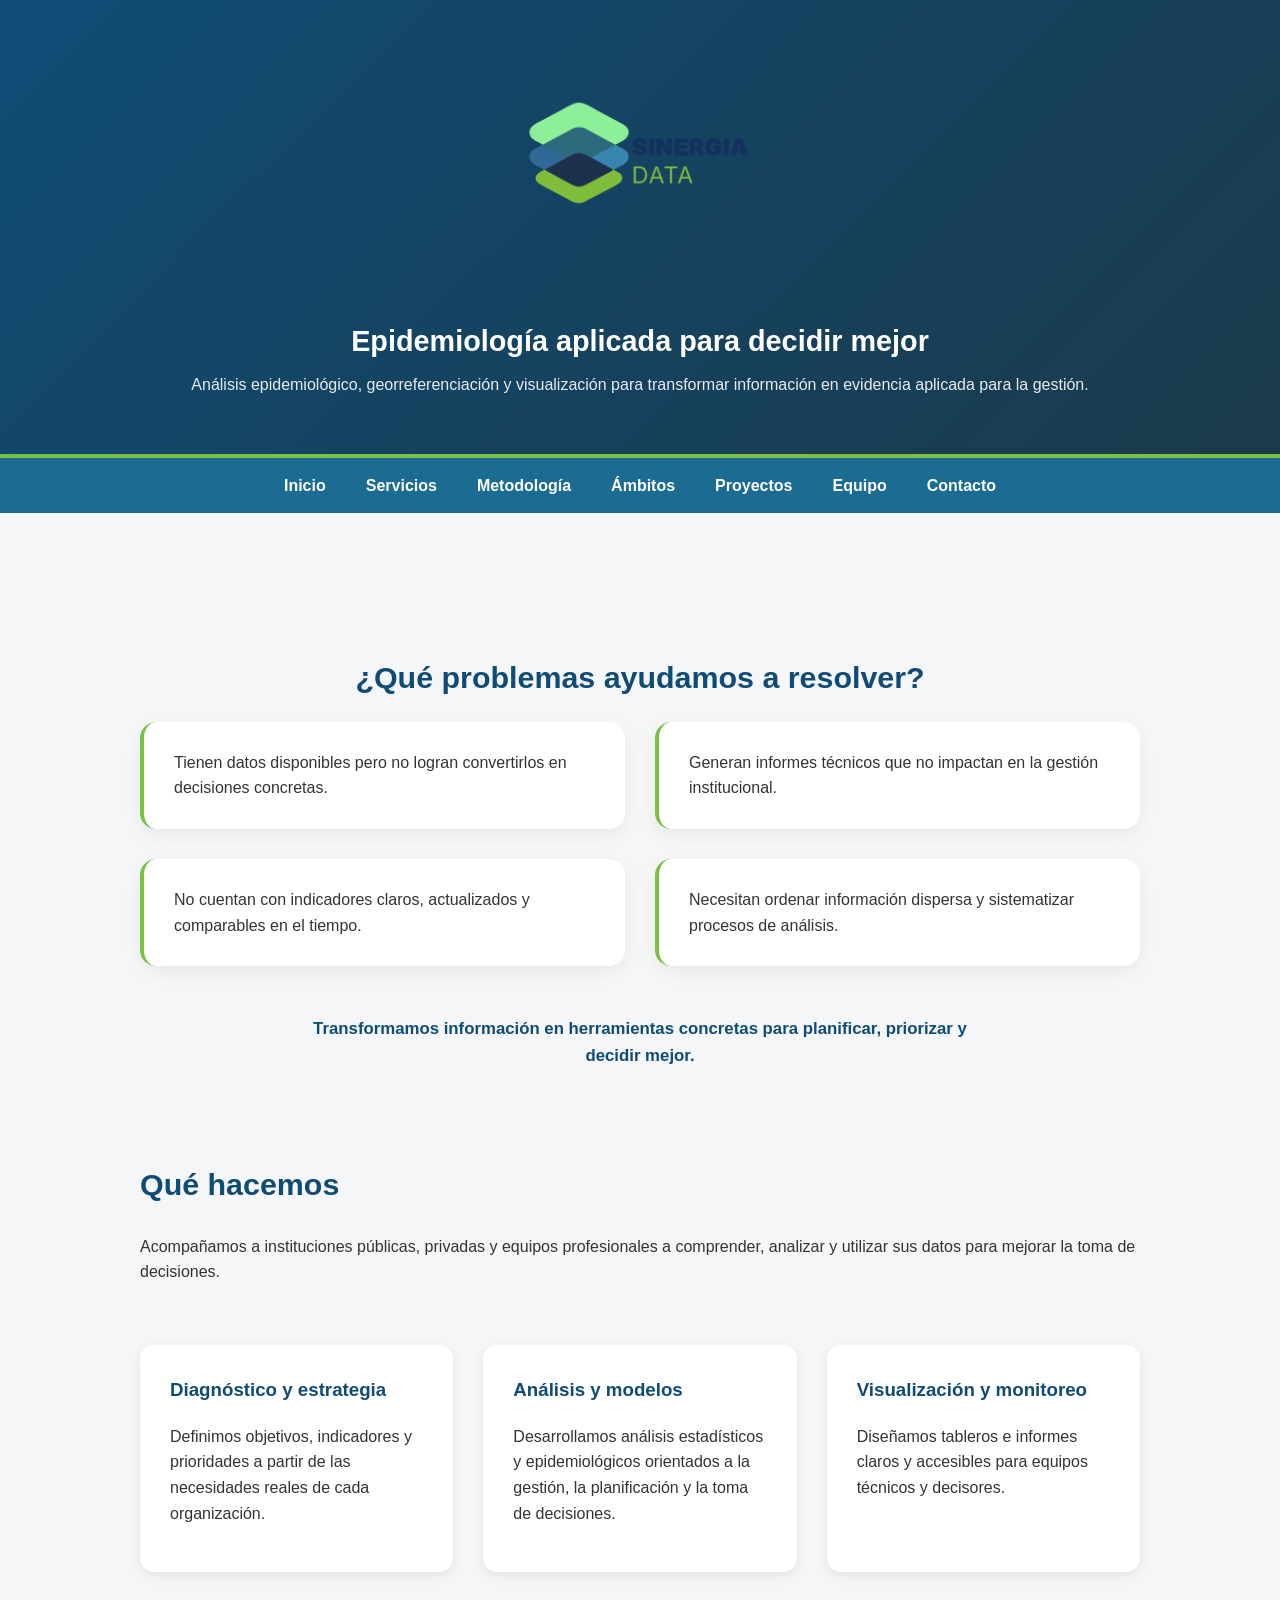
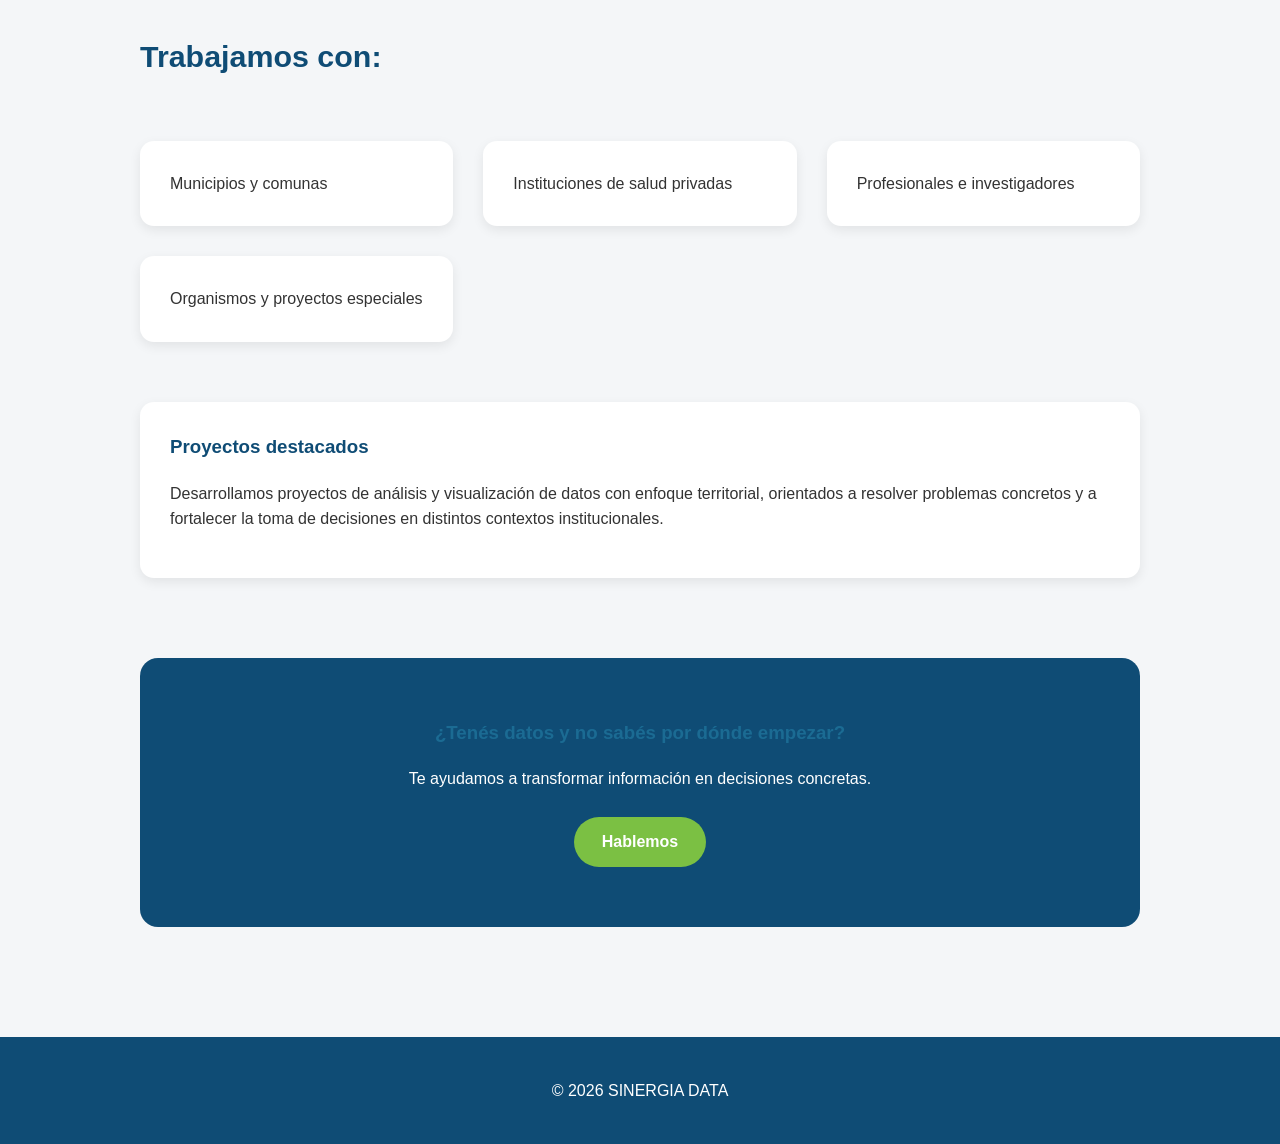
<file: index.html>
<!DOCTYPE html>
<html lang="es">
<head>
  <meta charset="UTF-8">
  <title>SINERGIA DATA – Epidemiología aplicada para decidir mejor</title>
  <link rel="stylesheet" href="css/styles.css">
  <meta name="viewport" content="width=device-width, initial-scale=1.0">
  <style>
    html {
      scroll-behavior: smooth;
    }
  </style>
</head>
<body>

<!-- HEADER UNIFICADO -->
 <header class="hero-header">
  <img src="img/Logo Sinergia_sinfondo_azul.png" alt="SINERGIA DATA" class="logo-hero">
  <h1>Epidemiología aplicada para decidir mejor</h1>
  <p>Análisis epidemiológico, georreferenciación y visualización 
    para transformar información en evidencia aplicada para la gestión.</p>
</header>

<!-- NAV UNIFICADO -->
<nav>
  <span class="menu-toggle">&#9776;</span>
  <ul class="menu">
    <li><a href="index.html">Inicio</a></li>
    <li><a href="servicios.html">Servicios</a></li>
    <li><a href="metodologia.html">Metodología</a></li>
    <li><a href="ambitos.html">Ámbitos</a></li>
    <li><a href="proyectos.html">Proyectos</a></li>
    <li><a href="equipo.html">Equipo</a></li>
    <li><a href="contacto.html">Contacto</a></li>
  </ul>
</nav>


<main>

<section class="problemas">
  <h2>¿Qué problemas ayudamos a resolver?</h2>

   <div class="problemas-lista">

    <div class="problema-item">
      Tienen datos disponibles pero no logran convertirlos en decisiones concretas.
    </div>

    <div class="problema-item">
      Generan informes técnicos que no impactan en la gestión institucional.
    </div>

    <div class="problema-item">
      No cuentan con indicadores claros, actualizados y comparables en el tiempo.
    </div>

    <div class="problema-item">
      Necesitan ordenar información dispersa y sistematizar procesos de análisis.
    </div>

  </div>

  <div class="problemas-cierre">
    Transformamos información en herramientas concretas para planificar, priorizar y decidir mejor.
  </div>
</section>



<section class="editorial" id="servicios">
  <h2>Qué hacemos</h2>
  <p>
    Acompañamos a instituciones públicas, privadas y equipos profesionales 
    a comprender, analizar y utilizar sus datos para mejorar la toma de decisiones.
  </p>
</section>

<section class="servicios-grid" id="metodologia">
  <div class="servicio-card">
    <h3>Diagnóstico y estrategia</h3>
    <p>
      Definimos objetivos, indicadores y prioridades a partir 
      de las necesidades reales de cada organización.
    </p>
  </div>

  <div class="servicio-card">
    <h3>Análisis y modelos</h3>
    <p>
      Desarrollamos análisis estadísticos y epidemiológicos orientados 
      a la gestión, la planificación y la toma de decisiones.
    </p>
  </div>

  <div class="servicio-card">
    <h3>Visualización y monitoreo</h3>
    <p>
      Diseñamos tableros e informes claros y accesibles 
      para equipos técnicos y decisores.
    </p>
  </div>
</section>


<section class="editorial" id="servicios">
  <h2>Trabajamos con:</h2>
</section>

<section class="servicios-grid" id="ambitos">
  <div class="servicio-card">Municipios y comunas</div>
  <div class="servicio-card">Instituciones de salud privadas</div>
  <div class="servicio-card">Profesionales e investigadores</div>
  <div class="servicio-card">Organismos y proyectos especiales</div>
</section>

<section class="servicios-grid" id="proyectos">
  <div class="servicio-card">
    <h3>Proyectos destacados</h3>
    <p>
      Desarrollamos proyectos de análisis y visualización de datos con enfoque territorial, 
      orientados a resolver problemas concretos y a fortalecer la toma de decisiones 
      en distintos contextos institucionales.
    </p>
  </div>
</section>


<section class="cta">
  <h3>¿Tenés datos y no sabés por dónde empezar?</h3>
  <p>
    Te ayudamos a transformar información en decisiones concretas.
  </p>
  <a href="contacto.html" class="button">Hablemos</a>
</section>

</main>

<footer>
  <p>© 2026 SINERGIA DATA</p>
</footer>

<script>
  // Toggle menú hamburguesa
  const toggle = document.querySelector('.menu-toggle');
  const menu = document.querySelector('.menu');
  toggle.addEventListener('click', () => {
    menu.classList.toggle('active');
  });

  // Toggle submenús en móvil
  const submenuToggles = document.querySelectorAll('.submenu-toggle');
  submenuToggles.forEach(st => {
    st.addEventListener('click', (e) => {
      e.preventDefault();
      const submenu = st.parentElement.nextElementSibling;
      submenu.style.display = (submenu.style.display === 'block') ? 'none' : 'block';
    });
  });

  // Scroll suave para enlaces internos
  const links = document.querySelectorAll('a[href^="#"]');
  links.forEach(link => {
    link.addEventListener('click', function(e) {
      e.preventDefault();
      const target = document.querySelector(this.getAttribute('href'));
      if (target) {
        target.scrollIntoView({ behavior: 'smooth', block: 'start' });
      }
    });
  });
</script>

</body>
</html>
</file>
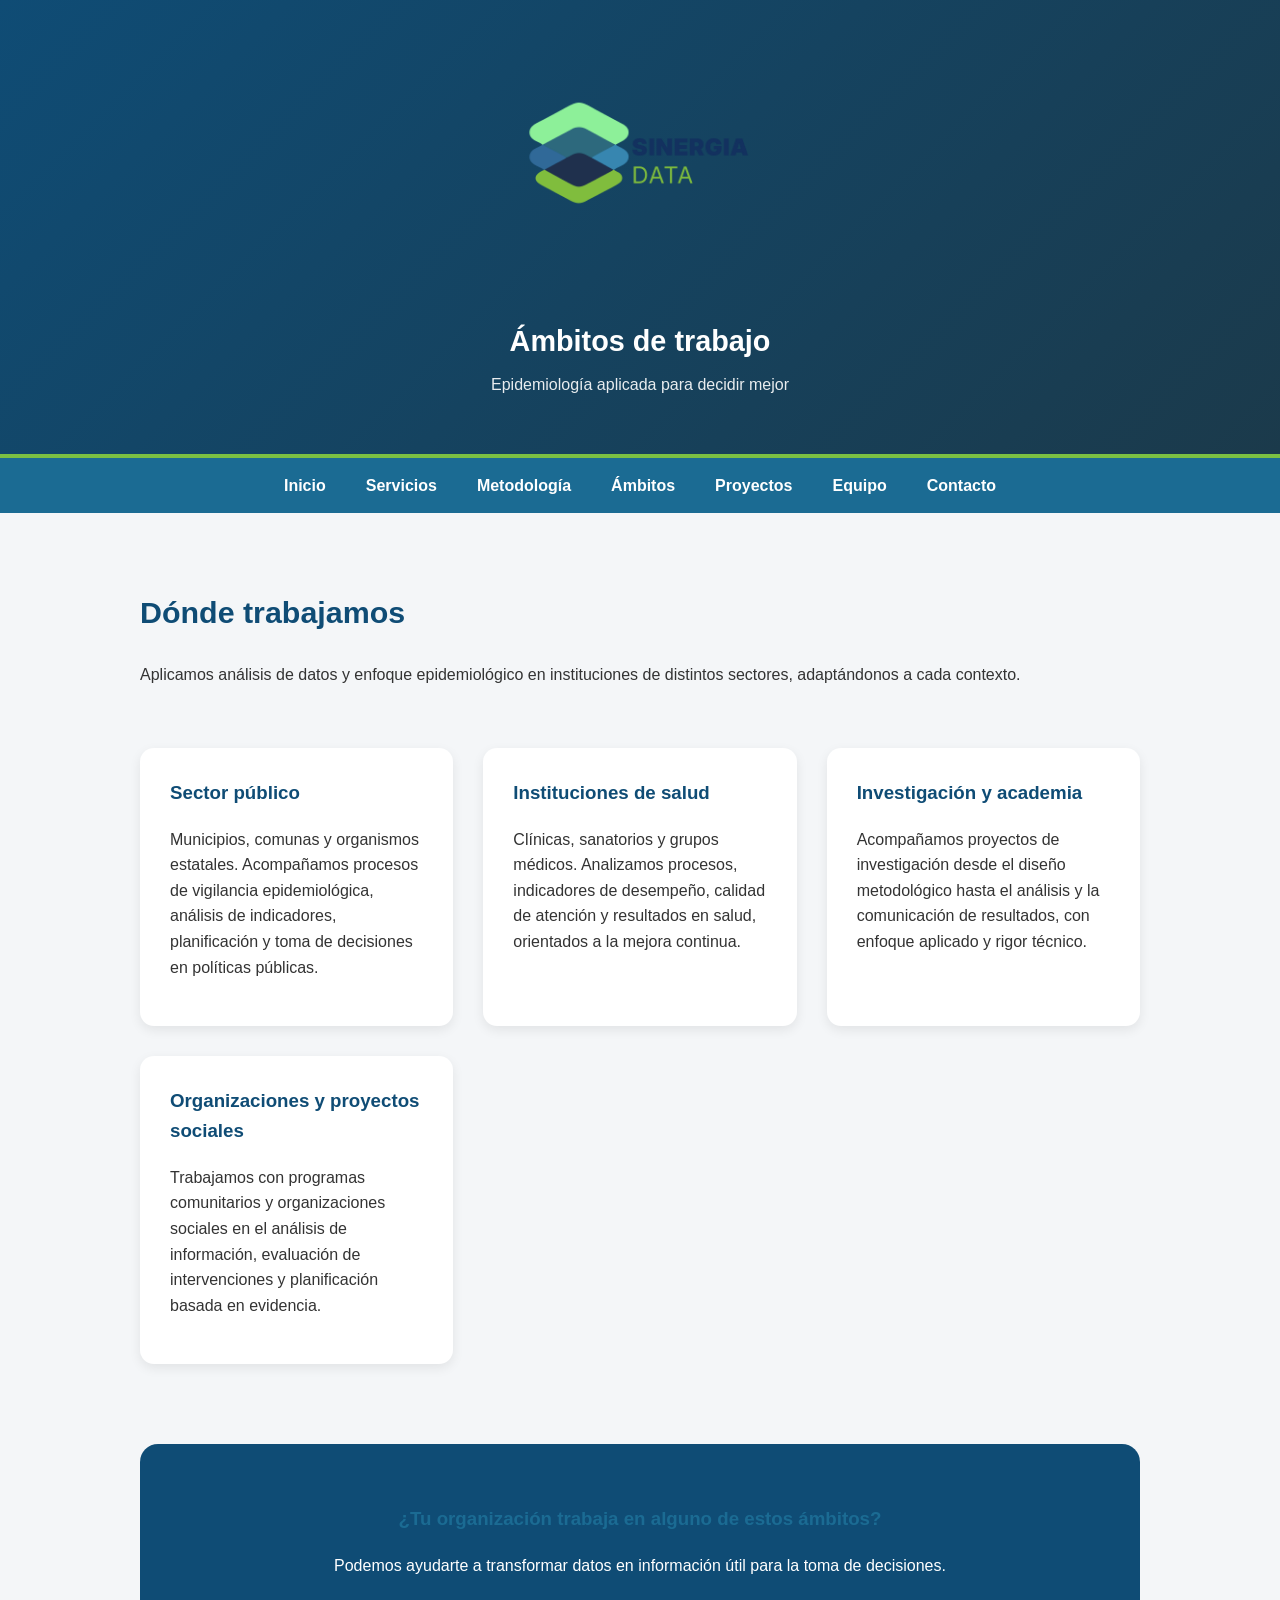
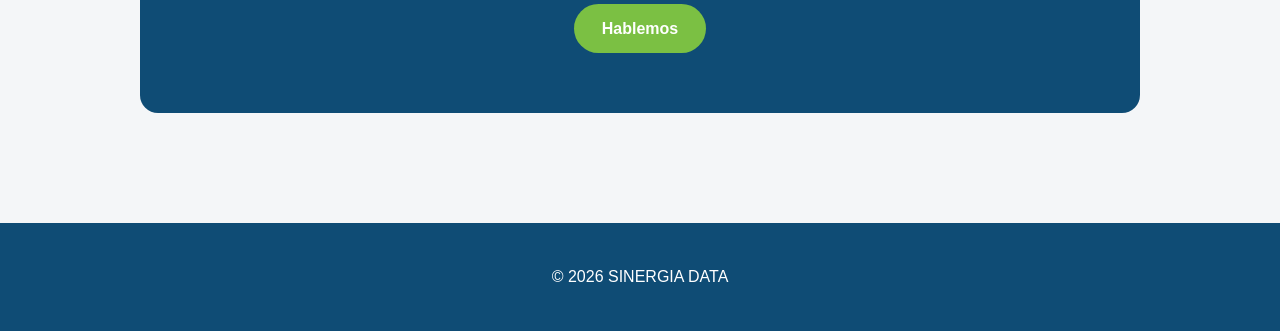
<file: ambitos.html>
<!DOCTYPE html>
<html lang="es">
<head>
  <meta charset="UTF-8">
  <title>SINERGIA DATA – Ámbitos de trabajo</title>
  <link rel="stylesheet" href="css/styles.css">
  <meta name="viewport" content="width=device-width, initial-scale=1.0">
</head>
<body>

<!-- HEADER GEO DATA -->
<header class="hero-header">
  <img src="img/Logo Sinergia_sinfondo_azul.png" alt="SINERGIA DATA" class="logo-hero">
  <h1>Ámbitos de trabajo</h1>
  <p>Epidemiología aplicada para decidir mejor</p>
</header>

<!-- NAV UNIFICADO -->
<nav>
  <span class="menu-toggle">&#9776;</span>
  <ul class="menu">
    <li><a href="index.html">Inicio</a></li>
    <li><a href="servicios.html">Servicios</a></li>
    <li><a href="metodologia.html">Metodología</a></li>
    <li><a href="ambitos.html">Ámbitos</a></li>
    <li><a href="proyectos.html">Proyectos</a></li>
    <li><a href="equipo.html">Equipo</a></li>
    <li><a href="contacto.html">Contacto</a></li>
  </ul>
</nav>

<main>

<!-- INTRO EDITORIAL -->
<section class="editorial">
  <h2>Dónde trabajamos</h2>
  <p>
    Aplicamos análisis de datos y enfoque epidemiológico en 
    instituciones de distintos sectores, adaptándonos a cada contexto.
  </p>
</section>

<!-- ÁMBITOS -->
<section class="servicios-grid">

  <div class="servicio-card">
    <h3>Sector público</h3>
    <p>
      Municipios, comunas y organismos estatales. Acompañamos procesos de
      vigilancia epidemiológica, análisis de indicadores, planificación
      y toma de decisiones en políticas públicas.
    </p>
  </div>

  <div class="servicio-card">
    <h3>Instituciones de salud</h3>
    <p>
      Clínicas, sanatorios y grupos médicos. Analizamos procesos,
      indicadores de desempeño, calidad de atención y resultados en salud,
      orientados a la mejora continua.
    </p>
  </div>

  <div class="servicio-card">
    <h3>Investigación y academia</h3>
    <p>
      Acompañamos proyectos de investigación desde el diseño metodológico
      hasta el análisis y la comunicación de resultados,
      con enfoque aplicado y rigor técnico.
    </p>
  </div>

  <div class="servicio-card">
    <h3>Organizaciones y proyectos sociales</h3>
    <p>
      Trabajamos con programas comunitarios y organizaciones sociales
      en el análisis de información, evaluación de intervenciones
      y planificación basada en evidencia.
    </p>
  </div>

</section>

<!-- CTA -->
<section class="cta">
  <h3>¿Tu organización trabaja en alguno de estos ámbitos?</h3>
  <p>
    Podemos ayudarte a transformar datos en información útil
    para la toma de decisiones.
  </p>
  <a href="contacto.html" class="button">Hablemos</a>
</section>

</main>

<footer>
  <p>© 2026 SINERGIA DATA</p>
</footer>

<!-- SCRIPT MENÚ -->
<script>
  const toggle = document.querySelector('.menu-toggle');
  const menu = document.querySelector('.menu');

  toggle.addEventListener('click', () => {
    menu.classList.toggle('active');
  });
</script>

</body>
</html>
</file>
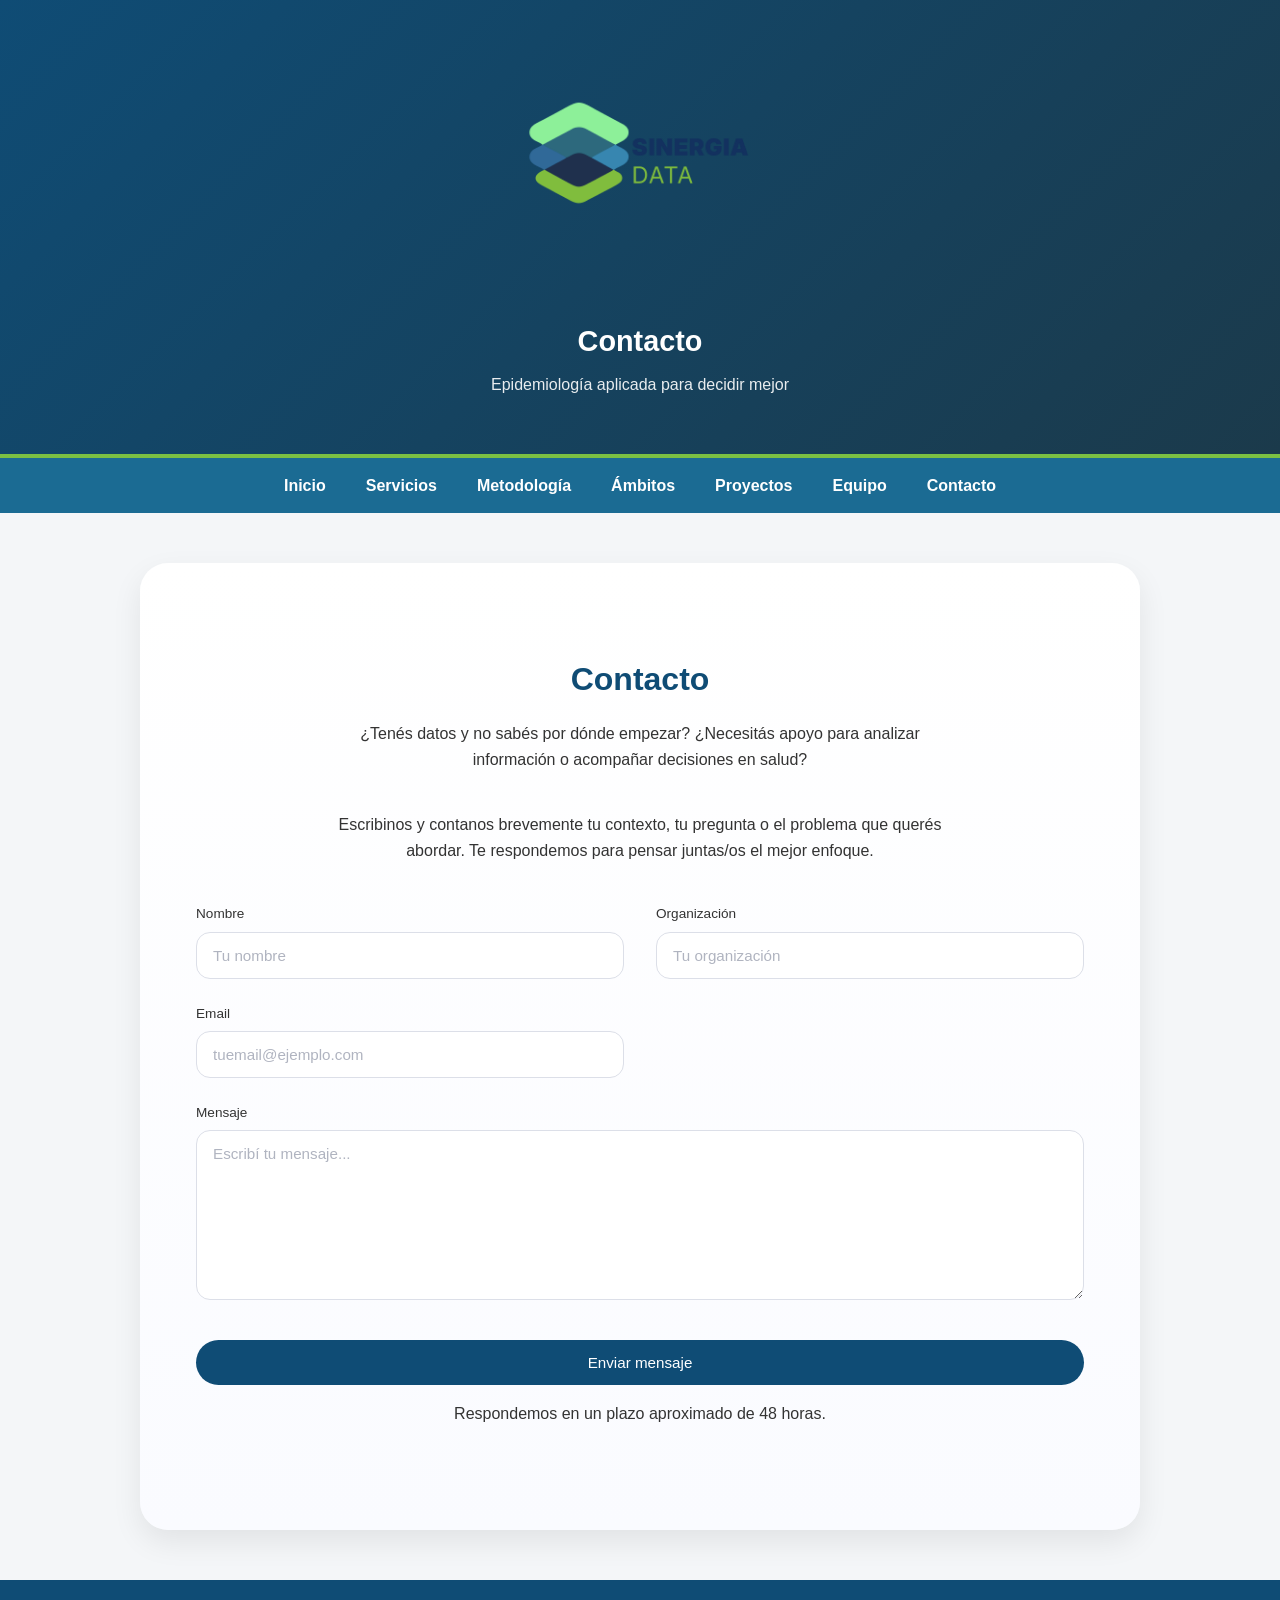
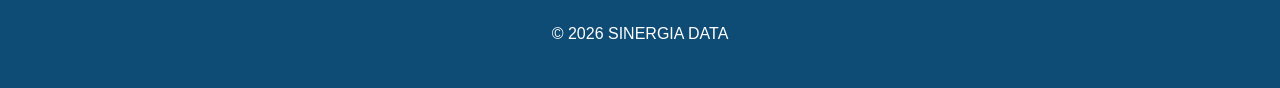
<file: contacto.html>
<!DOCTYPE html>
<html lang="es">
<head>
  <meta charset="UTF-8">
  <title>Contacto – SINERGIA DATA</title>
  <link rel="stylesheet" href="css/styles.css">
  <meta name="viewport" content="width=device-width, initial-scale=1.0">
</head>
<body>

<!-- HEADER -->
<header class="hero-header">
  <img src="img/Logo Sinergia_sinfondo_azul.png" alt="SINERGIA DATA" class="logo-hero">
  <h1>Contacto</h1>
  <p>Epidemiología aplicada para decidir mejor</p>
</header>

<!-- NAV -->
<nav>
  <span class="menu-toggle">&#9776;</span>
  <ul class="menu">
    <li><a href="index.html">Inicio</a></li>
    <li><a href="servicios.html">Servicios</a></li>
    <li><a href="metodologia.html">Metodología</a></li>
    <li><a href="ambitos.html">Ámbitos</a></li>
    <li><a href="proyectos.html">Proyectos</a></li>
    <li><a href="equipo.html">Equipo</a></li>
    <li><a href="contacto.html">Contacto</a></li>
  </ul>
</nav>

<main>
  <!-- CONTACTO -->
  <section class="contacto-form-modern">
    <h2>Contacto</h2>

    <p>
      ¿Tenés datos y no sabés por dónde empezar?  
      ¿Necesitás apoyo para analizar información o acompañar decisiones en salud?
    </p>

    <p>
      Escribinos y contanos brevemente tu contexto, tu pregunta o el problema
      que querés abordar. Te respondemos para pensar juntas/os el mejor enfoque.
    </p>

    <!-- FORMULARIO -->
    <form
      action="https://formspree.io/f/xkovwljv"
      method="POST"
      class="form-modern"
    >

      <div class="form-group">
        <label for="nombre">Nombre</label>
        <input
          type="text"
          id="nombre"
          name="nombre"
          placeholder="Tu nombre"
          required
        >
      </div>

      <div class="form-group">
        <label for="organizacion">Organización</label>
        <input
          type="text"
          id="organizacion"
          name="organizacion"
          placeholder="Tu organización"
        >
      </div>

      <div class="form-group">
        <label for="email">Email</label>
        <input
          type="email"
          id="email"
          name="email"
          placeholder="tuemail@ejemplo.com"
          required
        >
      </div>

      <div class="form-group full-width">
        <label for="mensaje">Mensaje</label>
        <textarea
          id="mensaje"
          name="mensaje"
          placeholder="Escribí tu mensaje..."
          required
        ></textarea>
      </div>

      <!-- Opciones Formspree -->
      <input type="hidden" name="_subject" value="Nuevo mensaje desde la web">
      <input type="hidden" name="_captcha" value="false">
      <input type="hidden" name="_next" value="gracias.html">

      <button type="submit">Enviar mensaje</button>
    </form>

    <p class="info-envio">
      Respondemos en un plazo aproximado de 48 horas.
    </p>
  </section>
</main>

<!-- FOOTER -->
<footer>
  <p>© 2026 SINERGIA DATA</p>
</footer>

<script>
  const menuToggle = document.querySelector('.menu-toggle');
  const menu = document.querySelector('.menu');

  menuToggle.addEventListener('click', () => {
    menu.classList.toggle('active');
  });
</script>

</body>
</html>
</file>
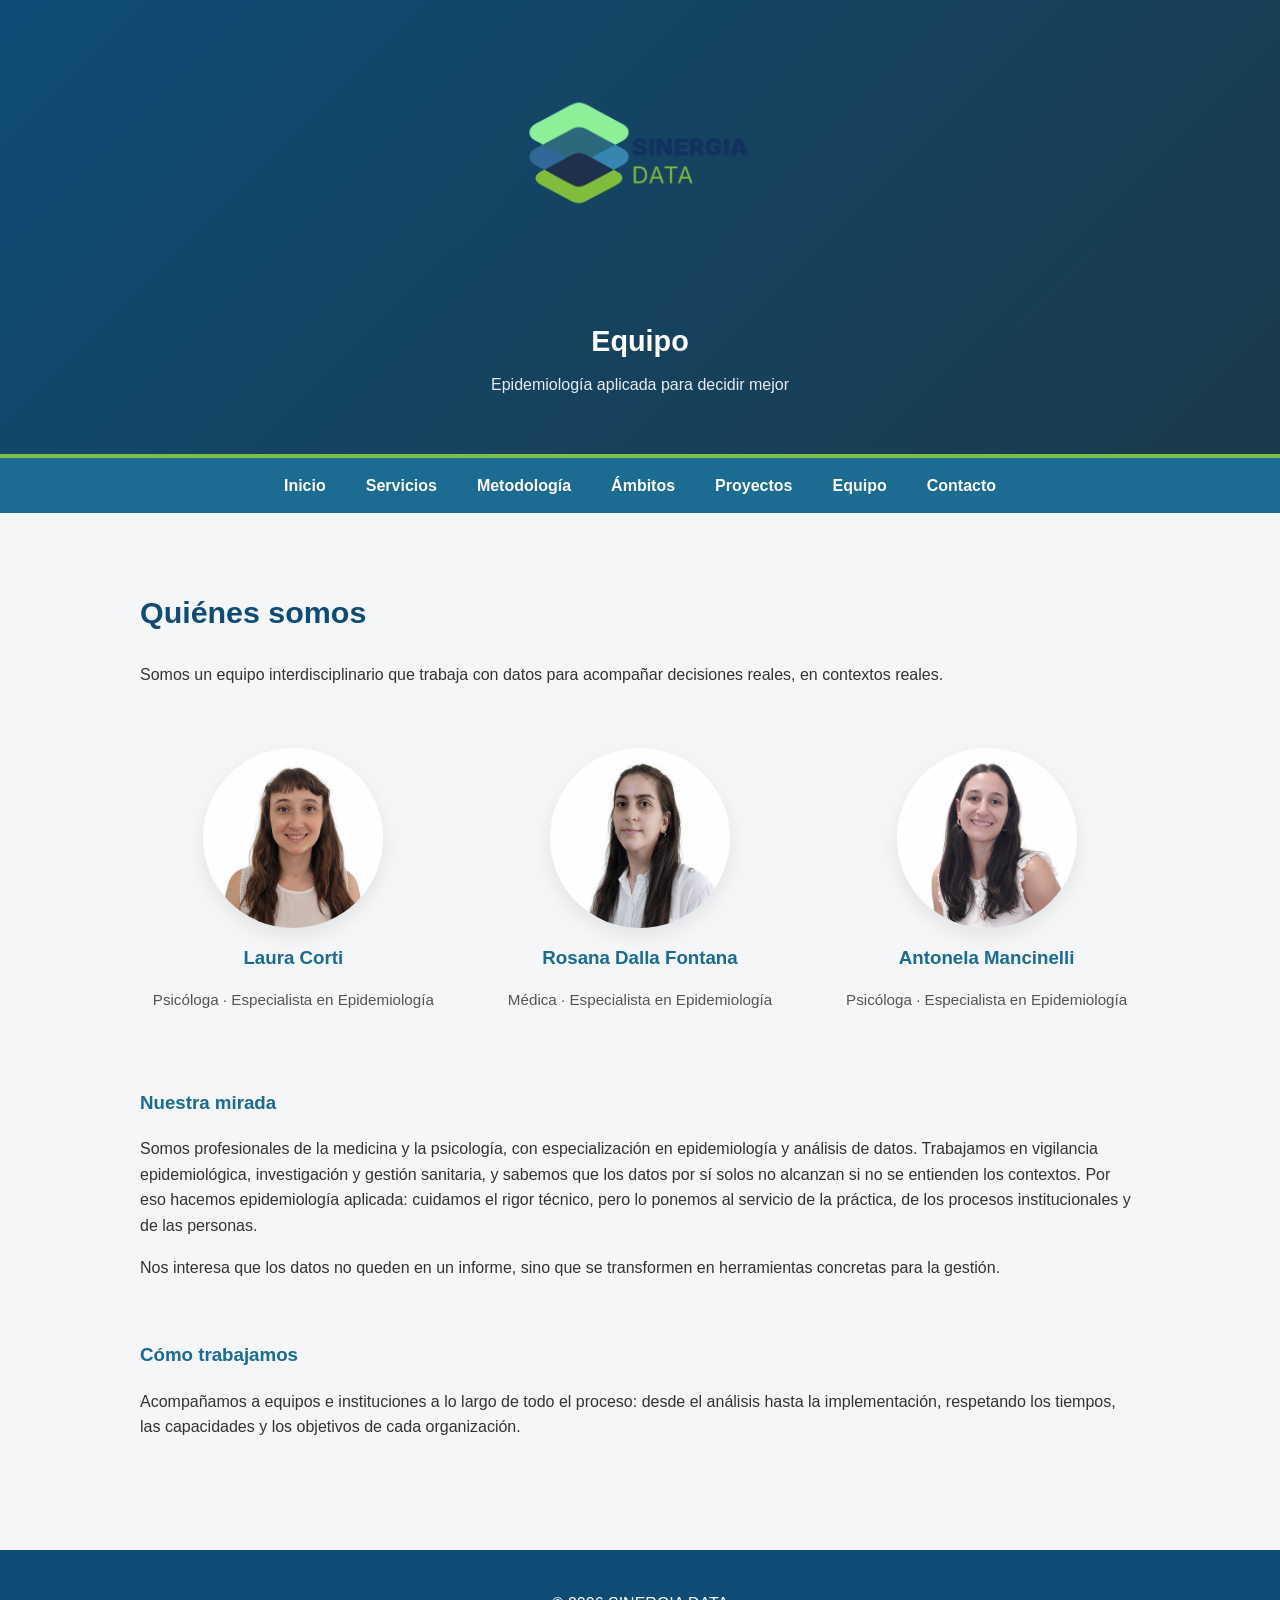
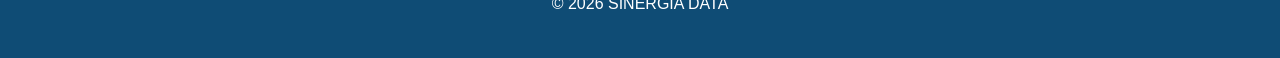
<file: equipo.html>
<!DOCTYPE html>
<html lang="es">
<head>
  <meta charset="UTF-8">
  <title>Equipo – SINERGIA DATA</title>
  <link rel="stylesheet" href="css/styles.css">
  <meta name="viewport" content="width=device-width, initial-scale=1.0">
</head>
<body>

<!-- HEADER UNIFICADO -->
<header class="hero-header">
  <img src="img/Logo Sinergia_sinfondo_azul.png" alt="SINERGIA DATA" class="logo-hero">
  <h1>Equipo</h1>
  <p>Epidemiología aplicada para decidir mejor</p>
</header>

<!-- NAV UNIFICADO -->
<nav>
  <span class="menu-toggle">&#9776;</span>
  <ul class="menu">
    <li><a href="index.html">Inicio</a></li>
    <li><a href="servicios.html">Servicios</a></li>
    <li><a href="metodologia.html">Metodología</a></li>
    <li><a href="ambitos.html">Ámbitos</a></li>
    <li><a href="proyectos.html">Proyectos</a></li>
    <li><a href="equipo.html">Equipo</a></li>
    <li><a href="contacto.html">Contacto</a></li>
  </ul>
</nav>




<main>

  <section class="editorial">
    <h2>Quiénes somos</h2>
    <p>
      Somos un equipo interdisciplinario que trabaja con datos 
      para acompañar decisiones reales, en contextos reales.
    </p>
  </section>

  <section class="equipo-grid">

    <div class="miembro">
      <img src="img/laura.png" alt="Laura Corti" class="foto-equipo">
      <h3>Laura Corti</h3>
      <p>Psicóloga · Especialista en Epidemiología</p>
    </div>

    <div class="miembro">
      <img src="img/rosana.png" alt="Rosana Dalla Fontana" class="foto-equipo">
      <h3>Rosana Dalla Fontana</h3>
      <p>Médica · Especialista en Epidemiología</p>
    </div>

    <div class="miembro">
      <img src="img/antonela.jpg" alt="Antonela Mancinelli" class="foto-equipo">
      <h3>Antonela Mancinelli</h3>
      <p>Psicóloga · Especialista en Epidemiología</p>
    </div>

  </section>

  <section class="editorial">
    <h3>Nuestra mirada</h3>
    <p>
      Somos profesionales de la medicina y la psicología, 
      con especialización en epidemiología y análisis de datos. 
      Trabajamos en vigilancia epidemiológica, investigación y gestión 
      sanitaria, y sabemos que los datos por sí solos no alcanzan 
      si no se entienden los contextos.
      Por eso hacemos epidemiología aplicada: cuidamos el rigor 
      técnico, pero lo ponemos al servicio de la práctica, de los 
      procesos institucionales y de las personas.


    </p>
    <p>
      Nos interesa que los datos no queden en un informe,
      sino que se transformen en herramientas concretas para la gestión.
    </p>
  </section>

  <section class="editorial">
    <h3>Cómo trabajamos</h3>
    <p>
      Acompañamos a equipos e instituciones a lo largo de todo 
      el proceso: desde el análisis hasta la implementación, 
      respetando los tiempos, las capacidades y los objetivos de 
      cada organización.
    </p>
  </section>
</main>




<footer>
  <p>© 2026 SINERGIA DATA</p>
</footer>

<script>
  const toggle = document.querySelector('.menu-toggle');
  const menu = document.querySelector('.menu');

  toggle.addEventListener('click', () => {
    menu.classList.toggle('active');
  });
</script>

</body>
</html>
</file>
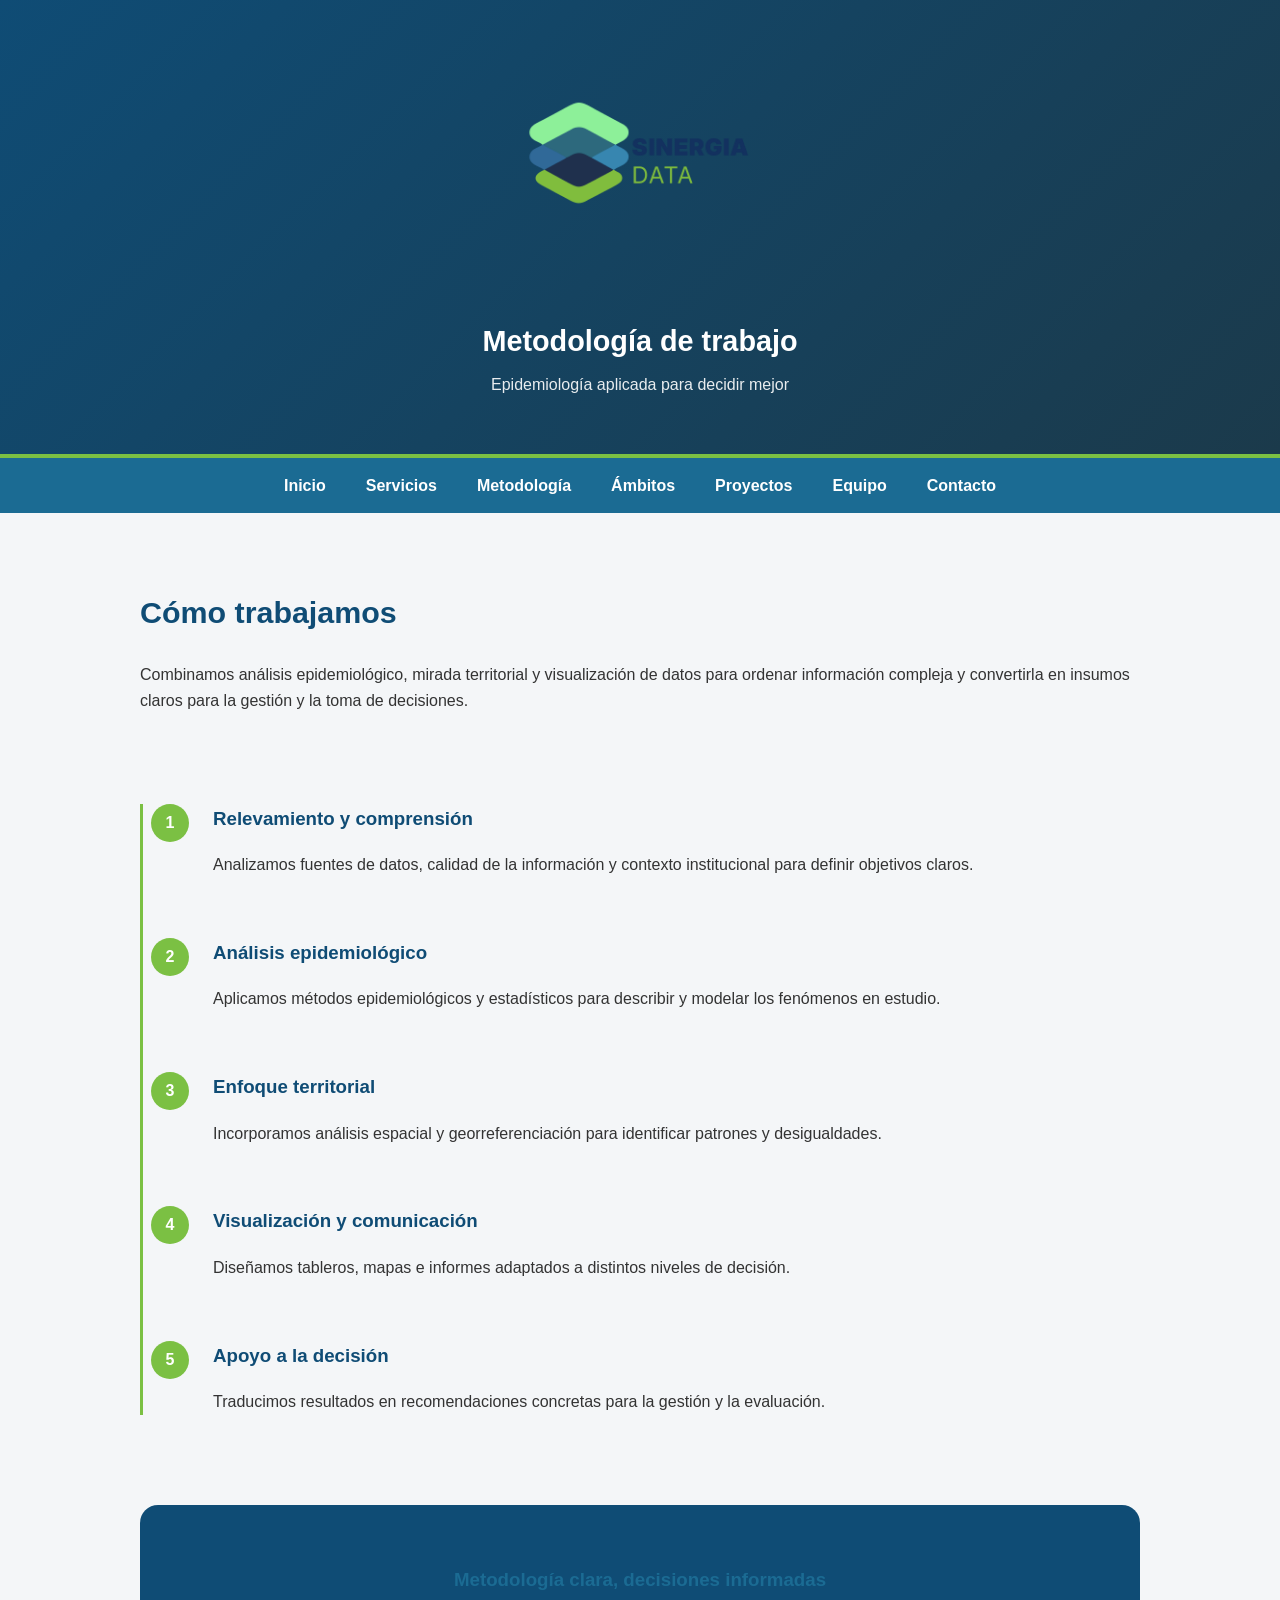
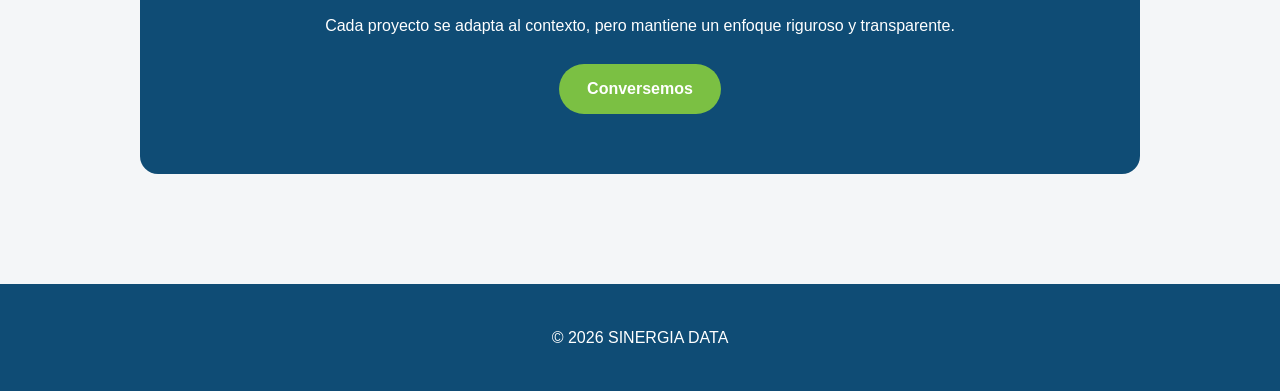
<file: metodologia.html>
<!DOCTYPE html>
<html lang="es">
<head>
  <meta charset="UTF-8">
  <title>SINERGIA DATA – Metodología</title>
  <link rel="stylesheet" href="css/styles.css">
  <meta name="viewport" content="width=device-width, initial-scale=1.0">
</head>
<body>

<!-- HEADER GEO DATA -->
<header class="hero-header">
  <img src="img/Logo Sinergia_sinfondo_azul.png" alt="SINERGIA DATA" class="logo-hero">
  <h1>Metodología de trabajo</h1>
  <p>Epidemiología aplicada para decidir mejor</p>
</header>

<!-- NAV -->
<nav>
  <span class="menu-toggle">&#9776;</span>
  <ul class="menu">
    <li><a href="index.html">Inicio</a></li>
    <li><a href="servicios.html">Servicios</a></li>
    <li><a href="metodologia.html">Metodología</a></li>
    <li><a href="ambitos.html">Ámbitos</a></li>
    <li><a href="proyectos.html">Proyectos</a></li>
    <li><a href="equipo.html">Equipo</a></li>
    <li><a href="contacto.html">Contacto</a></li>
  </ul>
</nav>

<main>

<!-- INTRO -->
<section class="editorial">
  <h2>Cómo trabajamos</h2>
  <p>
    Combinamos análisis epidemiológico, mirada territorial y 
    visualización de datos para ordenar información compleja y 
    convertirla en insumos claros para la gestión y la toma de 
    decisiones.
  </p>
</section>

<!-- PIPELINE -->
<section class="proceso">

  <div class="proceso-paso">
    <span class="paso-num">1</span>
    <h3>Relevamiento y comprensión</h3>
    <p>
      Analizamos fuentes de datos, calidad de la información
      y contexto institucional para definir objetivos claros.
    </p>
  </div>

  <div class="proceso-paso">
    <span class="paso-num">2</span>
    <h3>Análisis epidemiológico</h3>
    <p>
      Aplicamos métodos epidemiológicos y estadísticos
      para describir y modelar los fenómenos en estudio.
    </p>
  </div>

  <div class="proceso-paso">
    <span class="paso-num">3</span>
    <h3>Enfoque territorial</h3>
    <p>
      Incorporamos análisis espacial y georreferenciación
      para identificar patrones y desigualdades.
    </p>
  </div>

  <div class="proceso-paso">
    <span class="paso-num">4</span>
    <h3>Visualización y comunicación</h3>
    <p>
      Diseñamos tableros, mapas e informes
      adaptados a distintos niveles de decisión.
    </p>
  </div>

  <div class="proceso-paso">
    <span class="paso-num">5</span>
    <h3>Apoyo a la decisión</h3>
    <p>
      Traducimos resultados en recomendaciones
      concretas para la gestión y la evaluación.
    </p>
  </div>

</section>


<!-- CTA -->
<section class="cta">
  <h3>Metodología clara, decisiones informadas</h3>
  <p>
    Cada proyecto se adapta al contexto,
    pero mantiene un enfoque riguroso y transparente.
  </p>
  <a href="contacto.html" class="button">Conversemos</a>
</section>

</main>

<footer>
  <p>© 2026 SINERGIA DATA</p>
</footer>

<script>
  const toggle = document.querySelector('.menu-toggle');
  const menu = document.querySelector('.menu');

  toggle.addEventListener('click', () => {
    menu.classList.toggle('active');
  });
</script>

</body>
</html>
</file>
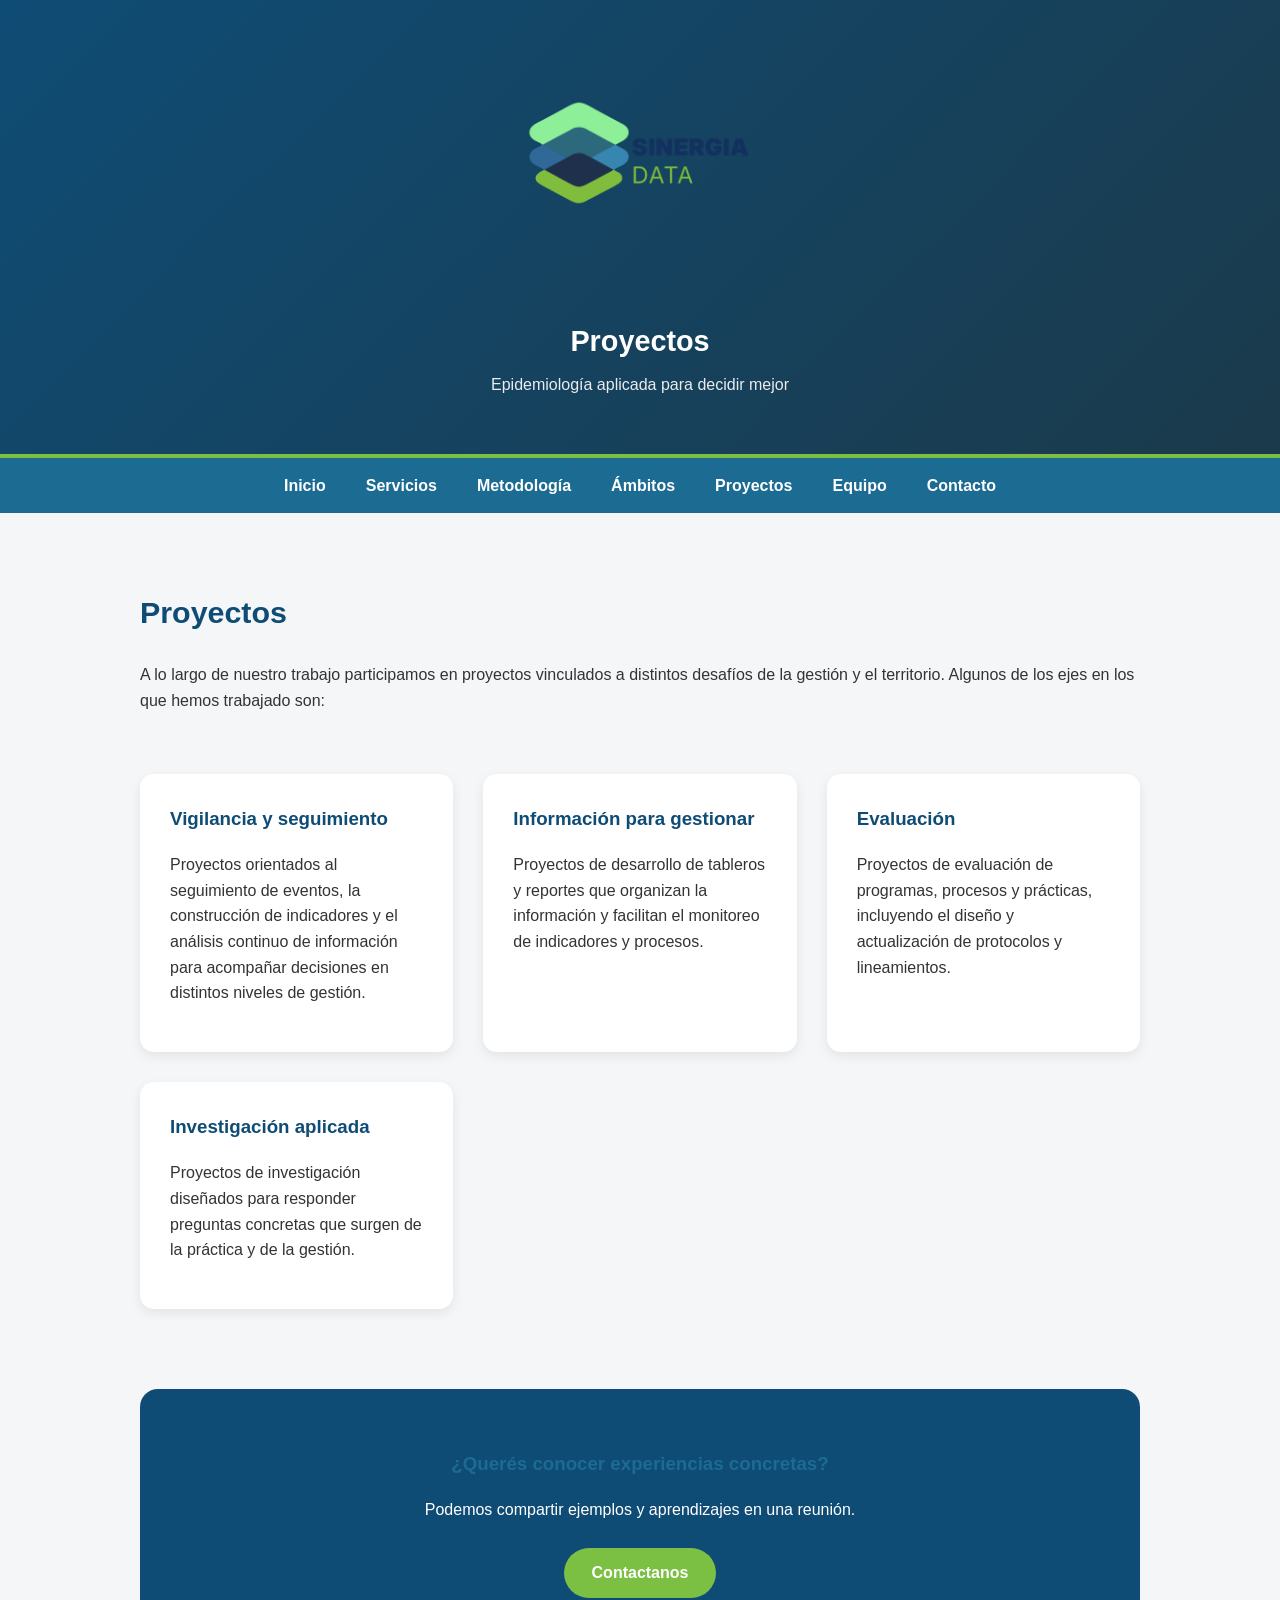
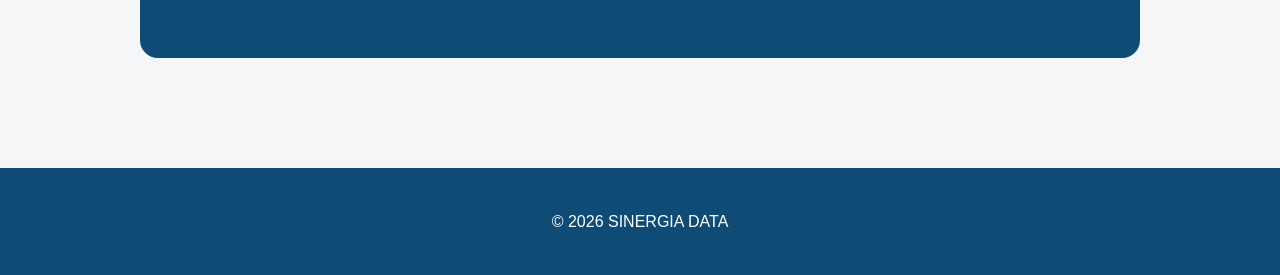
<file: proyectos.html>
<!DOCTYPE html>
<html lang="es">
<head>
  <meta charset="UTF-8">
  <title>SINERGIA DATA – Proyectos</title>
  <link rel="stylesheet" href="css/styles.css">
  <meta name="viewport" content="width=device-width, initial-scale=1.0">
</head>
<body>

<!-- HEADER UNIFICADO -->
<header class="hero-header">
  <img src="img/Logo Sinergia_sinfondo_azul.png" alt="SINERGIA DATA" class="logo-hero">
  <h1>Proyectos</h1>
  <p>Epidemiología aplicada para decidir mejor</p>
</header>

<!-- NAV UNIFICADO -->
<nav>
  <span class="menu-toggle">&#9776;</span>
  <ul class="menu">
    <li><a href="index.html">Inicio</a></li>
    <li><a href="servicios.html">Servicios</a></li>
    <li><a href="metodologia.html">Metodología</a></li>
    <li><a href="ambitos.html">Ámbitos</a></li>
    <li><a href="proyectos.html">Proyectos</a></li>
    <li><a href="equipo.html">Equipo</a></li>
    <li><a href="contacto.html">Contacto</a></li>
  </ul>
</nav>


<main>

<section class="editorial" id="servicios">
  <h2>Proyectos</h2>
  <p>
     A lo largo de nuestro trabajo participamos en proyectos 
     vinculados a distintos desafíos de la gestión y el territorio. 
     Algunos de los ejes en los que hemos trabajado son:
  </p>
</section>

<section class="servicios-grid">

  <div class="servicio-card">
    <h3>Vigilancia y seguimiento</h3>
    <p>
      Proyectos orientados al seguimiento de eventos, 
      la construcción de indicadores y el análisis continuo de 
      información para acompañar decisiones en distintos niveles de 
      gestión.
    </p>
  </div>

  <div class="servicio-card">
    <h3>Información para gestionar</h3>
    <p>
      Proyectos de desarrollo de tableros y reportes que organizan 
      la información y facilitan el monitoreo de indicadores y 
      procesos.
    </p>
  </div>

  <div class="servicio-card">
    <h3>Evaluación</h3>
    <p>
      Proyectos de evaluación de programas, procesos y prácticas, incluyendo el diseño y actualización de protocolos y lineamientos.
    </p>
  </div>

  <div class="servicio-card">
    <h3>Investigación aplicada</h3>
    <p>
      Proyectos de investigación diseñados para responder preguntas concretas que surgen de la práctica y de la gestión.
    </p>
  </div>

</section>

<section class="cta">
  <h3>¿Querés conocer experiencias concretas?</h3>
  <p>
    Podemos compartir ejemplos y aprendizajes en una reunión.
  </p>
  <a href="contacto.html" class="button">Contactanos</a>
</section>

</main>


<footer>
  <p>© 2026 SINERGIA DATA</p>
</footer>

<script>
  const toggle = document.querySelector('.menu-toggle');
  const menu = document.querySelector('.menu');

  toggle.addEventListener('click', () => {
    menu.classList.toggle('active');
  });
</script>

</body>
</html>
</file>
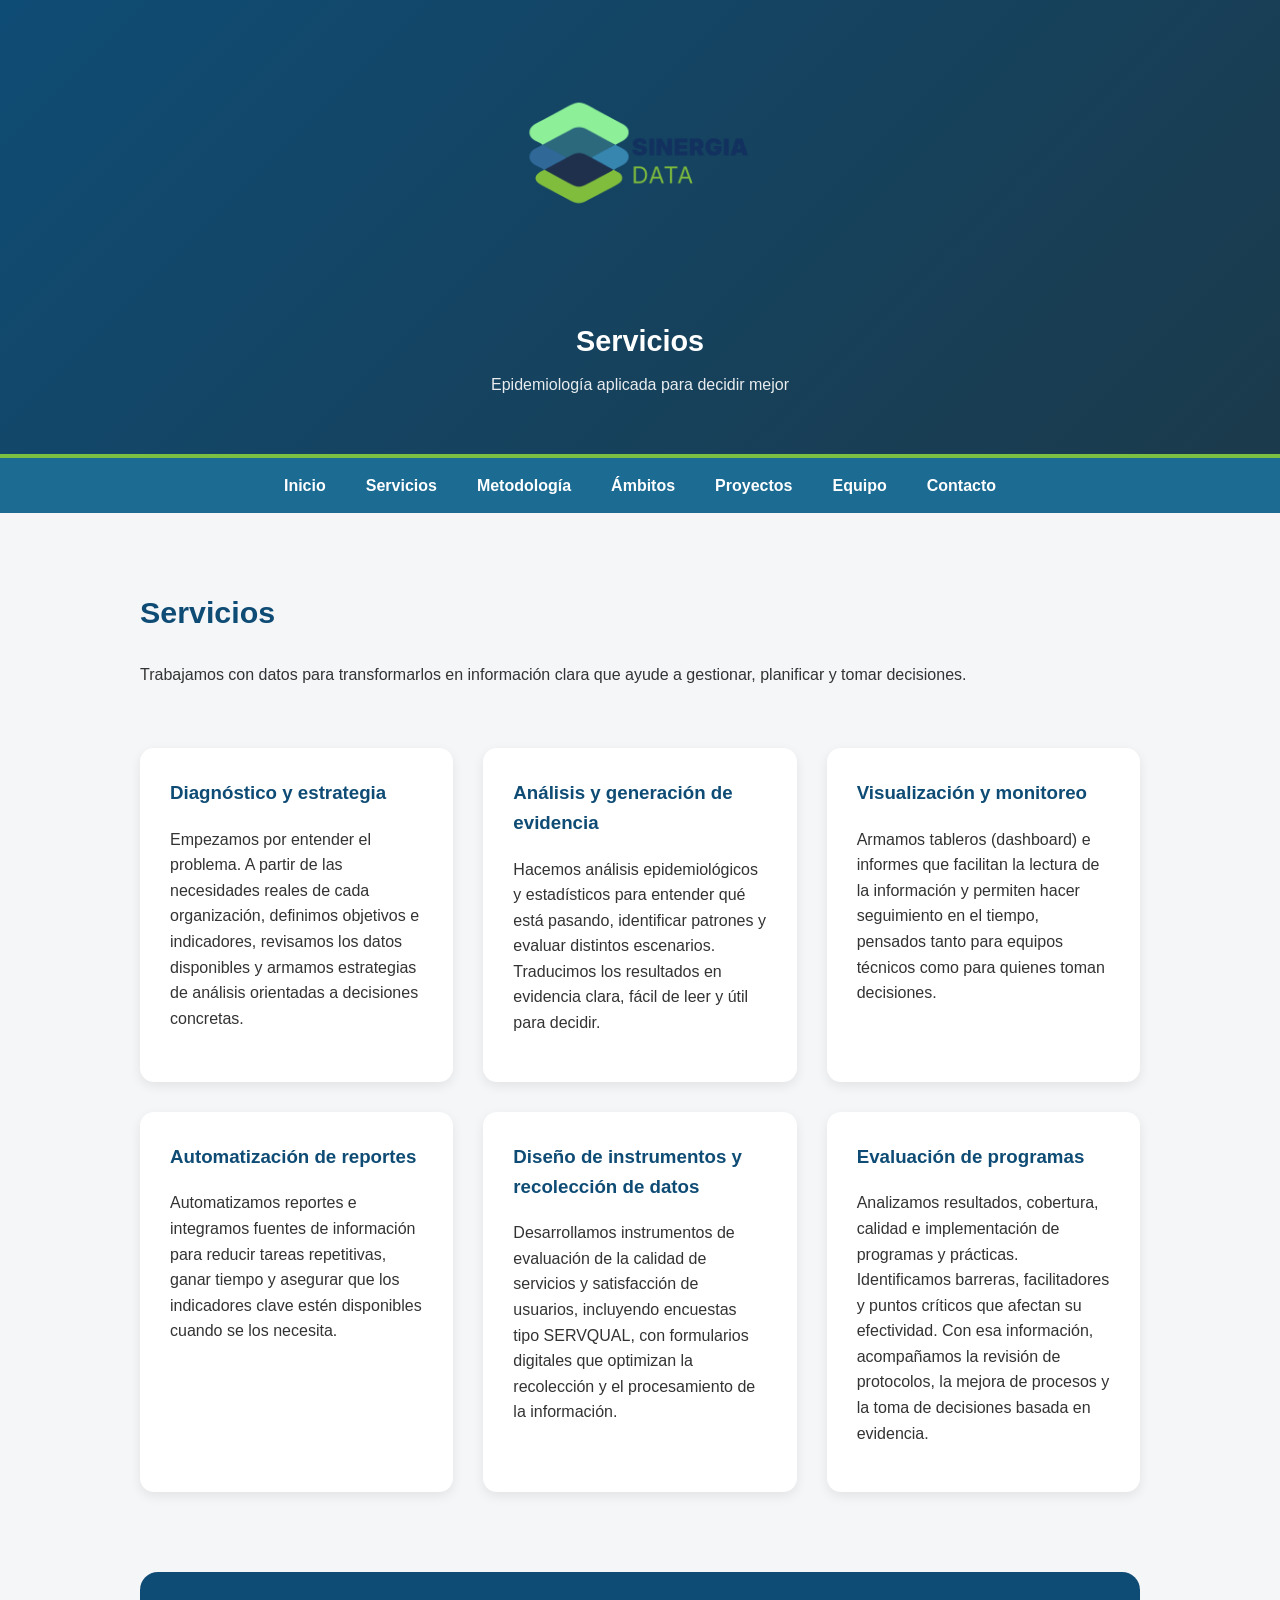
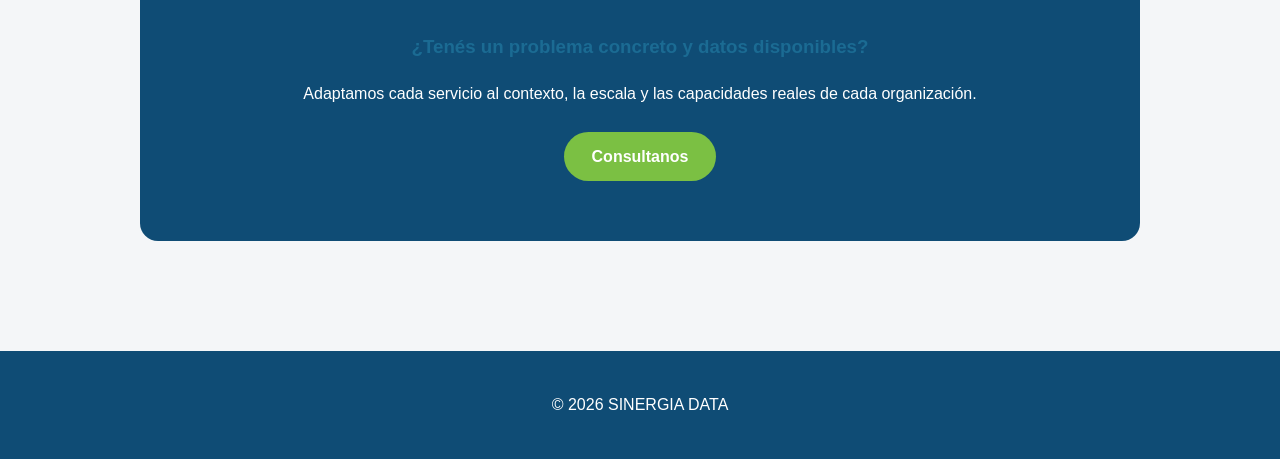
<file: servicios.html>
<!DOCTYPE html>
<html lang="es">
<head>
  <meta charset="UTF-8">
  <meta name="viewport" content="width=device-width, initial-scale=1.0">
  <title>SINERGIA DATA | Servicios</title>

  <!-- CSS -->
  <link rel="stylesheet" href="css/styles.css">
</head>
<body>

  <!-- HEADER UNIFICADO -->
<header class="hero-header">
  <img src="img/Logo Sinergia_sinfondo_azul.png" alt="SINERGIA DATA" class="logo-hero">
  <h1>Servicios</h1>
  <p>Epidemiología aplicada para decidir mejor</p>
</header>

<!-- NAV UNIFICADO -->
<nav>
  <span class="menu-toggle">&#9776;</span>
  <ul class="menu">
    <li><a href="index.html">Inicio</a></li>
    <li><a href="servicios.html">Servicios</a></li>
    <li><a href="metodologia.html">Metodología</a></li>
    <li><a href="ambitos.html">Ámbitos</a></li>
    <li><a href="proyectos.html">Proyectos</a></li>
    <li><a href="equipo.html">Equipo</a></li>
    <li><a href="contacto.html">Contacto</a></li>
  </ul>
</nav>



  <!-- CONTENIDO -->

  <main>

<section class="intro">
  <h2>Servicios</h2>
  <p>
    Trabajamos con datos para transformarlos en 
    información clara que ayude a gestionar, planificar y tomar decisiones. 
  </p>
</section>

<section class="servicios-grid">

  <div class="servicio-card">
    <h3>Diagnóstico y estrategia</h3>
    <p>
      Empezamos por entender el problema. A partir de las necesidades reales 
      de cada organización, definimos objetivos e indicadores, revisamos 
      los datos disponibles y armamos estrategias de análisis orientadas a 
      decisiones concretas.
    </p>
  </div>

  <div class="servicio-card">
    <h3>Análisis y generación de evidencia</h3>
    <p>
     Hacemos análisis epidemiológicos y estadísticos para entender qué está pasando, 
     identificar patrones y evaluar distintos escenarios. Traducimos los
     resultados en evidencia clara, fácil de leer y útil para decidir.
    </p>
  </div>

  <div class="servicio-card">
    <h3>Visualización y monitoreo</h3>
    <p>
      Armamos tableros (dashboard) e informes que facilitan la lectura 
      de la información y permiten hacer seguimiento en el tiempo, 
      pensados tanto para equipos técnicos como para quienes toman 
      decisiones.
    </p>
  </div>

  <div class="servicio-card">
    <h3>Automatización de reportes</h3>
    <p>
      Automatizamos reportes e integramos fuentes de información para 
      reducir tareas repetitivas, ganar tiempo y asegurar que los 
      indicadores clave estén disponibles cuando se los necesita.
    </p>
  </div>

  <div class="servicio-card">
    <h3>Diseño de instrumentos y recolección de datos</h3>
    <p>
      Desarrollamos instrumentos de evaluación de la calidad de 
      servicios y satisfacción de usuarios, incluyendo encuestas tipo 
      SERVQUAL, con formularios digitales que optimizan la recolección 
      y el procesamiento de la información.
    </p>
  </div>

  <div class="servicio-card">
    <h3>Evaluación de programas</h3>
    <p>
    Analizamos resultados, cobertura, calidad e implementación de programas y prácticas. Identificamos barreras, facilitadores y puntos críticos que afectan su efectividad.
    Con esa información, acompañamos la revisión de protocolos, la mejora de procesos y la toma de decisiones basada en evidencia.
    </p>
  </div>

</section>

<section class="cta">
  <h3>¿Tenés un problema concreto y datos disponibles?</h3>
  <p>
    Adaptamos cada servicio al contexto, la escala y las capacidades reales
    de cada organización.
  </p>
  <a href="contacto.html" class="button">Consultanos</a>
</section>

</main>



  <!-- FOOTER -->
  <footer>
    <p>© 2026 SINERGIA DATA</p>
  </footer>

<script>
  const toggle = document.querySelector('.menu-toggle');
  const menu = document.querySelector('.menu');

  toggle.addEventListener('click', () => {
    menu.classList.toggle('active');
  });
</script>

</body>
</html>
</file>
<file: css/styles.css>
/* ===============================
   VARIABLES DE COLOR
================================ */
:root {
  --azul-principal: #0F4C75;
  --azul-secundario: #1B6B93;
  --verde-claro: #9BEF9A;
  --verde-medio: #7BC043;
  --blanco: #FFFFFF;
  --gris-fondo: #F4F6F8;
  --gris-texto: #333333;
}

/* ===============================
   ESTILOS GENERALES
================================ */
body {
  margin: 0;
  font-family: "Segoe UI", Poppins, sans-serif;
  background-color: var(--gris-fondo);
  color: var(--gris-texto);
  line-height: 1.6;
}

a {
  text-decoration: none;
}

/* ===============================
   HEADER / HERO
================================ */
/* ===============================
   HEADER UNIFICADO (CORREGIDO)
================================ */
header, .hero-header {
  background-color: var(--azul-principal);
  /* Agregamos un degradado suave para que se vea más moderno */
  background: linear-gradient(135deg, var(--azul-principal) 0%, #1b3a4b 100%);
  color: var(--blanco);
  padding: 40px 20px; /* Cambiamos % por px para que sea fijo y chico */
  text-align: center;
  display: flex;
  flex-direction: column;
  align-items: center;
}

header img, .logo-hero {
  max-width: 110px; /* Tamaño de logo unificado */
  height: auto;
  margin-bottom: 15px;
}

header h1, .hero-header h1 {
  margin: 0;
  font-size: 1.8rem; /* Un tamaño más elegante */
}

header p, .hero-header p {
  margin-top: 8px;
  font-size: 1rem;
  opacity: 0.9;
}

/* ===============================
   HERO ESPECIAL
================================ */


.logo-hero {
  max-width: 260px;
  margin-bottom: 18px;
}

/* ===============================
   NAVEGACIÓN
================================ */
nav {
  background-color: var(--azul-secundario);
  border-top: 4px solid var(--verde-medio);
}

.menu {
  list-style: none;
  margin: 0;
  padding: 0;
  display: flex;
  justify-content: center;
  flex-wrap: wrap;
}

.menu > li {
  position: relative;
}

.menu a {
  display: block;
  padding: 15px 20px;
  color: var(--blanco);
  font-weight: 600;
}

.menu a:hover {
  background-color: #34495e;
}

.submenu {
  display: none;
  position: absolute;
  top: 100%;
  left: 0;
  list-style: none;
  padding: 0;
  background-color: #34495e;
  min-width: 150px;
  z-index: 1000;
}

.submenu li a {
  padding: 10px 15px;
}

.menu li:hover > .submenu {
  display: block;
}

/* Responsive: menú hamburguesa */
.menu-toggle {
  display: none; /* Se oculta en PC */
  cursor: pointer;
  padding: 10px;
  /* Cambiamos el color a azul oscuro para que se vea bien */
  color: var(--azul-principal); 
  font-size: 1.8rem;
  /* Le damos un fondo gris muy clarito para que parezca un botón */
  background-color: #f0f0f0; 
  border-radius: 5px;
  line-height: 1;
  z-index: 1001;
}

/* Cuando alguien lo toca en el celular */
.menu-toggle:active {
  background-color: var(--verde-medio);
  color: white;
}

@media screen and (max-width: 900px) {
  .menu {
  display: none;
  flex-direction: column;
  width: 100%;
  background-color: var(--azul-secundario);
  align-items: center;      /* 👈 esto centra horizontalmente */
  text-align: center;       /* 👈 esto centra el texto */
}

.menu a {
  width: 100%;
}

.menu > li {
  border-bottom: 1px solid rgba(255,255,255,0.2);
}


  .menu.active {
    display: flex;
  }

  .menu > li {
    width: 100%;
  }

  .menu li:hover > .submenu {
    display: none;
  }

  .menu li .submenu {
    position: relative;
  }

  .submenu-toggle {
    float: right;
    cursor: pointer;
    font-weight: bold;
  }

  nav {
    position: relative;
  }

  .menu-toggle {
    display: block;
    position: absolute;
    right: 20px;
    top: 15px;
  }
  nav {
    /* Esto asegura que la barra tenga altura suficiente para el botón */
    min-height: 60px; 
    display: flex;
    align-items: center;
  }
}

/* ===============================
   CONTENIDO GENERAL
================================ */
main {
  max-width: 1000px;
  margin: auto;
  padding: 50px 20px;
}

section {
  margin-bottom: 60px;
}

h2 {
  color: var(--azul-principal);
  font-size: 1.9rem;
}

h3 {
  color: var(--azul-secundario);
}

/* ===============================
   BOTONES
================================ */
a.button {
  display: inline-block;
  background-color: var(--verde-medio);
  color: var(--blanco);
  padding: 12px 28px;
  border-radius: 30px;
  font-weight: bold;
}

a.button:hover {
  background-color: var(--verde-claro);
  color: var(--azul-principal);
}

.button.secondary {
  background-color: transparent;
  border: 2px solid var(--blanco);
  color: var(--blanco);
}

.button.secondary:hover {
  background-color: var(--blanco);
  color: var(--azul-principal);
}

/* ===============================
   FOOTER
================================ */
footer {
  background-color: var(--azul-principal);
  color: var(--blanco);
  text-align: center;
  padding: 25px;
}


/* ===============================
   SERVICIOS – CARDS
================================ */
.servicios-grid {
  display: grid;
  grid-template-columns: repeat(auto-fit, minmax(250px, 1fr));
  gap: 30px;
}

.servicio-card {
  background-color: var(--blanco);
  padding: 30px;
  border-radius: 14px;
  box-shadow: 0 4px 12px rgba(0,0,0,0.08);
  transition: transform 0.2s ease, box-shadow 0.2s ease;
}

.servicio-card:hover {
  transform: translateY(-6px);
  box-shadow: 0 10px 22px rgba(0,0,0,0.12);
}

.servicio-card h3 {
  margin-top: 0;
  color: var(--azul-principal);
}

/* ===============================
   CTA
================================ */
.cta {
  margin-top: 80px;
  text-align: center;
  background-color: var(--azul-principal);
  color: var(--blanco);
  padding: 60px 30px;
  border-radius: 18px;
}

.cta h3 {
  margin-top: 0;
}

.cta p {
  margin-bottom: 25px;
}

/* ===============================
   METODOLOGÍA
================================ */
.metodologia-grid {
  display: grid;
  grid-template-columns: repeat(auto-fit, minmax(260px, 1fr));
  gap: 35px;
  margin-top: 40px;
}

.metodo-paso {
  background-color: var(--blanco);
  padding: 35px 30px;
  border-radius: 16px;
  box-shadow: 0 4px 14px rgba(0,0,0,0.08);
  position: relative;
}

.paso-numero {
  position: absolute;
  top: -18px;
  left: 20px;
  background-color: var(--verde-medio);
  color: var(--blanco);
  font-weight: bold;
  width: 36px;
  height: 36px;
  border-radius: 50%;
  display: flex;
  align-items: center;
  justify-content: center;
}

.metodo-paso h3 {
  margin-top: 20px;
  color: var(--azul-principal);
}

/* ===============================
   PIPELINE METODOLOGÍA
================================ */
.pipeline {
  display: grid;
  grid-template-columns: repeat(auto-fit, minmax(220px, 1fr));
  gap: 40px;
  margin: 80px 0;
}

.pipeline-step {
  background-color: var(--blanco);
  padding: 40px 30px;
  border-radius: 18px;
  box-shadow: 0 6px 18px rgba(0,0,0,0.08);
  position: relative;
}

.pipeline-number {
  position: absolute;
  top: -18px;
  left: 25px;
  background-color: var(--verde-medio);
  color: var(--blanco);
  font-weight: bold;
  width: 36px;
  height: 36px;
  border-radius: 50%;
  display: flex;
  align-items: center;
  justify-content: center;
}

.pipeline-step h3 {
  margin-top: 20px;
  color: var(--azul-principal);
}

/* ===============================
   PROCESO METODOLÓGICO
================================ */
.proceso {
  position: relative;
  margin: 90px 0;
  padding-left: 30px;
  border-left: 3px solid var(--verde-medio);
}

.proceso-paso {
  position: relative;
  margin-bottom: 60px;
  padding-left: 40px;
}

.paso-num {
  position: absolute;
  left: -22px;
  top: 0;
  background-color: var(--verde-medio);
  color: var(--blanco);
  width: 38px;
  height: 38px;
  border-radius: 50%;
  font-weight: bold;
  display: flex;
  align-items: center;
  justify-content: center;
}

.proceso-paso h3 {
  margin-top: 0;
  color: var(--azul-principal);
}

/* ================================
   CONTACTO MODERNO
================================ */

.contacto-form-modern {
  max-width: 900px;
  margin: 0 auto;
  padding: 64px 56px;
  background: linear-gradient(180deg, #ffffff 0%, #fafbff 100%);
  border-radius: 28px;
  box-shadow: 0 12px 30px rgba(0, 0, 0, 0.08);
}

/* Título */
.contacto-form-modern h2 {
  text-align: center;
  color: var(--azul-principal);
  margin-bottom: 0.75rem;
  font-size: 2rem;
  font-weight: 600;
}

/* Bajada */
.contacto-form-modern p {
  text-align: center;
  color: var(--gris-texto);
  margin-bottom: 2.5rem;
  line-height: 1.6;
  font-size: 1rem;
  max-width: 620px;
  margin-left: auto;
  margin-right: auto;
}

/* ================================
   FORMULARIO
================================ */

.form-modern {
  display: grid;
  grid-template-columns: 1fr 1fr;
  gap: 1.5rem 2rem;
}

.form-modern .form-group {
  display: flex;
  flex-direction: column;
}

/* Campo ancho */
.form-modern .full-width {
  grid-column: 1 / -1;
}

/* Labels */
.form-modern label {
  font-size: 0.85rem;
  font-weight: 500;
  margin-bottom: 0.4rem;
  color: var(--gris-texto);
}

/* Inputs y textarea */
.form-modern input,
.form-modern textarea {
  padding: 14px 16px;
  font-size: 0.95rem;
  border-radius: 14px;
  border: 1px solid #dcdfe8;
  background-color: #ffffff;
  transition: all 0.25s ease;
  font-family: inherit;
}

/* Textarea */
.form-modern textarea {
  resize: vertical;
  min-height: 140px;
}

/* Focus */
.form-modern input:focus,
.form-modern textarea:focus {
  outline: none;
  border-color: var(--azul-principal);
  box-shadow: 0 0 0 3px rgba(45, 72, 132, 0.12);
}

/* Placeholder */
.form-modern input::placeholder,
.form-modern textarea::placeholder {
  color: #b0b4c0;
}

/* ================================
   BOTÓN
================================ */

.form-modern button {
  grid-column: 1 / -1;
  margin-top: 1rem;
  align-self: center;

  padding: 14px 38px;
  border-radius: 999px;
  border: none;
  background-color: var(--azul-principal);
  color: #fff;
  font-size: 0.95rem;
  font-weight: 500;
  cursor: pointer;
  transition: all 0.25s ease;
}

/* Hover */
.form-modern button:hover {
  transform: translateY(-2px);
  box-shadow: 0 10px 22px rgba(45, 72, 132, 0.25);
}

/* ================================
   RESPONSIVE
================================ */

@media (max-width: 768px) {
  .contacto-form-modern {
    padding: 48px 28px;
  }

  .form-modern {
    grid-template-columns: 1fr;
  }
}


/* GRID EQUIPO */
.equipo-grid {
  display: grid;
  grid-template-columns: repeat(auto-fit, minmax(250px, 1fr));
  gap: 40px;
  margin: 60px 0;
  text-align: center;
}

/* TARJETA MIEMBRO */
.miembro h3 {
  margin-top: 15px;
  margin-bottom: 5px;
}

.miembro p {
  font-size: 0.95rem;
  color: #555;
}

/* FOTO CIRCULAR */
.foto-equipo {
  width: 180px;
  height: 180px;
  object-fit: cover;
  border-radius: 50%;
  display: block;
  margin: 0 auto;
  box-shadow: 0 8px 20px rgba(0, 0, 0, 0.08);
}

/* ===============================
   PROBLEMAS – HOME
================================ */

/* ===============================
   PROBLEMAS – HOME (MEJORADO)
================================ */

.problemas {
  margin: 90px 0;
  text-align: center;
}

.problemas h2 {
  margin-bottom: 20px;
}

.problemas-intro {
  max-width: 720px;
  margin: 0 auto 50px auto;
  font-size: 1.05rem;
  color: var(--gris-texto);
}

.problemas-lista {
  display: grid;
  grid-template-columns: repeat(2, 1fr);
  gap: 30px;
  margin-bottom: 50px;
}

@media (max-width: 768px) {
  .problemas-lista {
    grid-template-columns: 1fr;
  }
}

.problema-item {
  background-color: var(--blanco);
  padding: 28px 30px;
  border-radius: 16px;
  box-shadow: 0 6px 18px rgba(0,0,0,0.06);
  font-weight: 500;
  text-align: left;
  border-left: 4px solid var(--verde-medio);
  transition: transform 0.2s ease, box-shadow 0.2s ease;
}

.problema-item:hover {
  transform: translateY(-4px);
  box-shadow: 0 10px 22px rgba(0,0,0,0.1);
}

.problemas-cierre {
  max-width: 700px;
  margin: 0 auto;
  font-weight: 600;
  font-size: 1.05rem;
  color: var(--azul-principal);
}

/* ===============================
   AJUSTES FINOS MOBILE
================================ */

@media (max-width: 768px) {

  /* HERO */
  .hero-header {
    padding: 30px 20px 35px 20px;
    border-radius: 0 0 40px 40px;
  }

  .hero-header h1 {
    font-size: 1.6rem;
  }

  .hero-header p {
    font-size: 0.95rem;
  }

  /* MAIN */
  main {
    padding: 35px 18px;
  }

  section {
    margin-bottom: 45px;
  }

  h2 {
    font-size: 1.5rem;
  }

  /* PROBLEMAS */
  .problema-item {
    padding: 22px;
  }

  /* SERVICIOS */
  .servicio-card {
    padding: 22px;
  }

  /* CTA */
  .cta {
    padding: 45px 20px;
  }

  /* NAV */
  nav {
    padding-top: 10px;
    padding-bottom: 10px;
  }

  .menu-toggle {
    top: 5px;
  }

}
</file>
